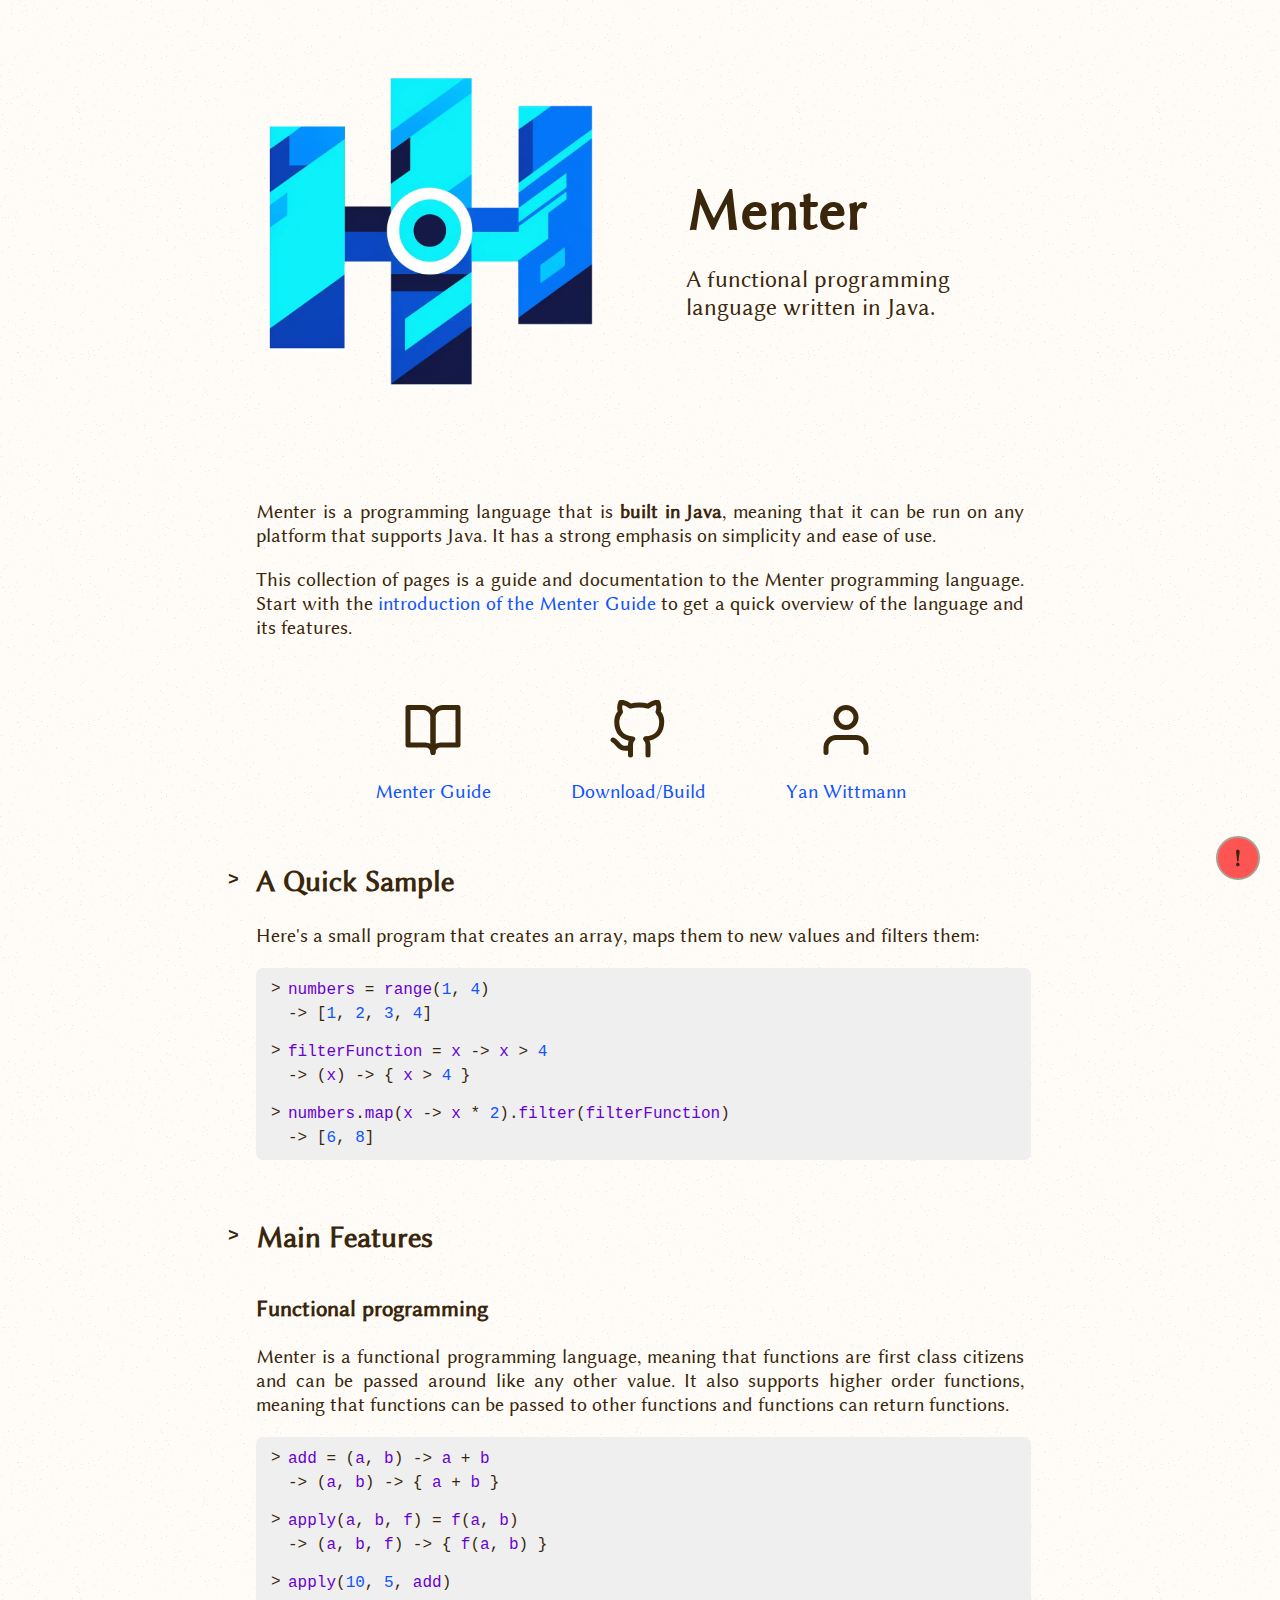
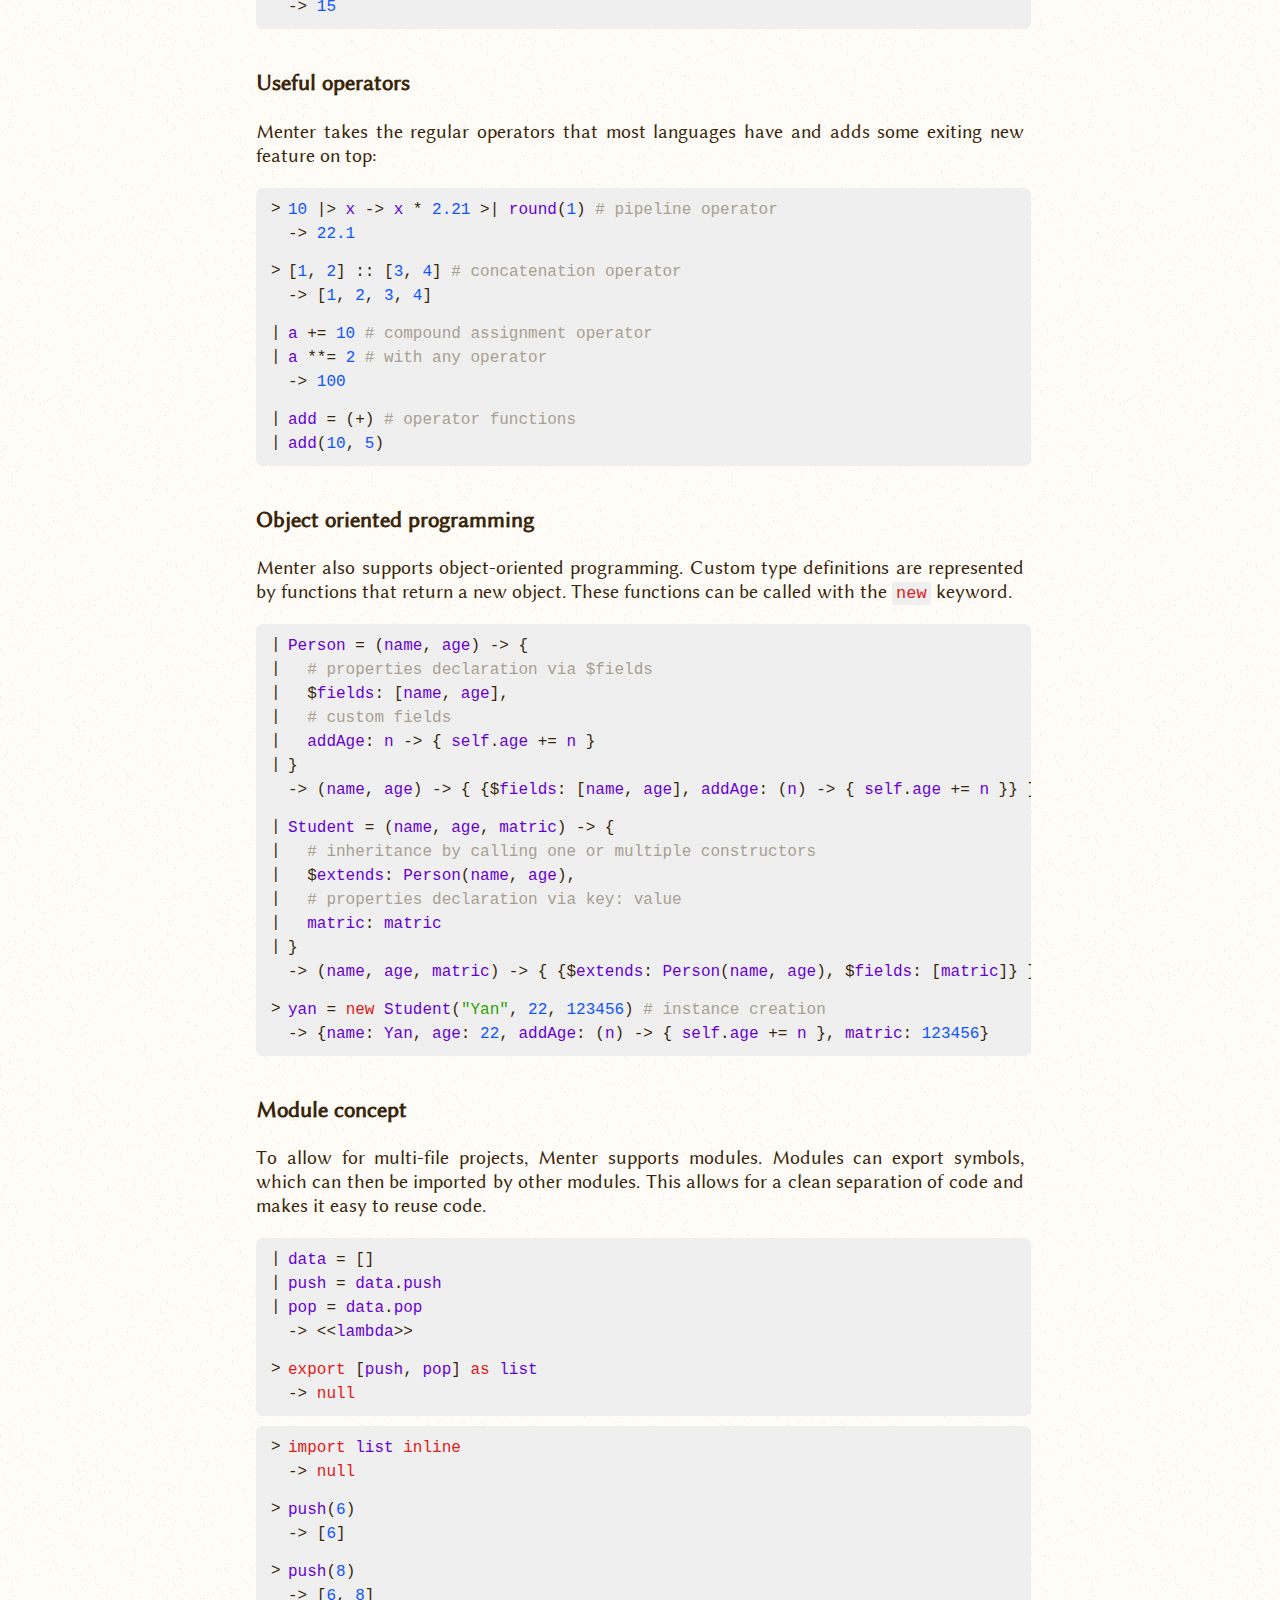
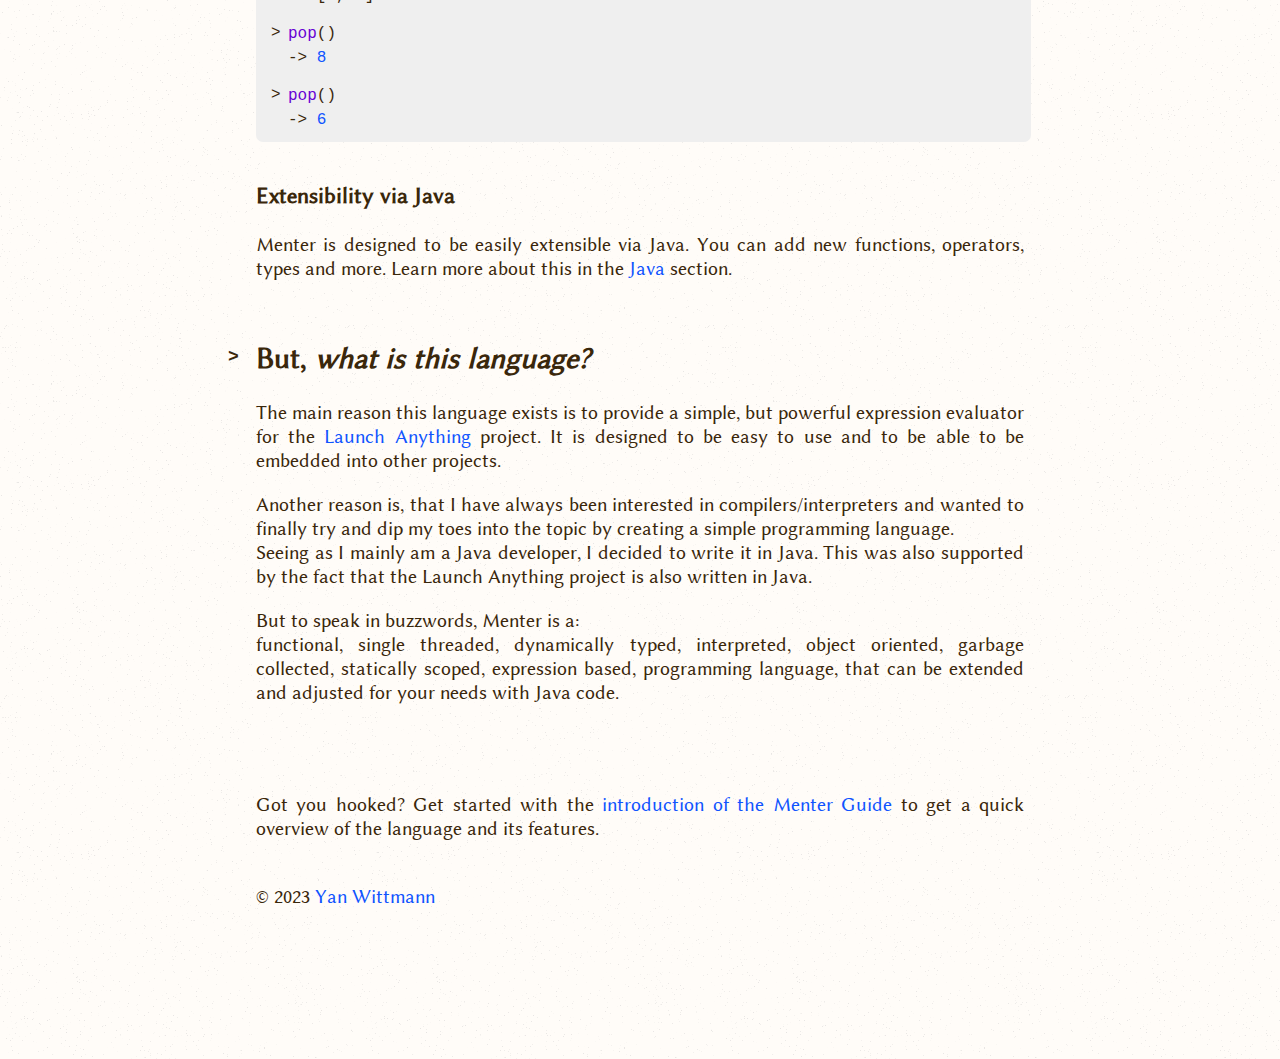
<file: doc/guide/index.html>
<!DOCTYPE html>
<html lang="en">
<head>
    <meta charset="UTF-8">
    <title>Menter Guide</title>

    <meta name="description" content="➔ A functional programming language written in Java.">
    <meta name="keywords" content="menter, programming, language, java, functional, guide, documentation">
    <meta name="author" content="Yan Wittmann">
    <meta name="robots" content="index, follow">
    <meta name="revisit-after" content="1 Month">
    <meta name="language" content="English">

    <meta property="og:title" content="Menter Guide">
    <meta property="og:description" content="➔ A functional programming language written in Java.">
    <meta property="og:image" content="https://yanwittmann.github.io/menter-lang-docs/img/navbar_icon_main_page.webp">
    <meta property="og:url" content="https://yanwittmann.github.io/menter-lang-docs/">
    <meta property="og:type" content="website">
    <meta property="og:site_name" content="Menter Guide">

    <meta name="viewport" content="width=device-width, initial-scale=1.0">

    <link rel="shortcut icon" type="image/x-icon" href="img/favicon.ico?">
    <link rel="icon" type="image/x-icon" href="img/favicon.ico?">

    <link rel="stylesheet" href="css/index.css">
    <link rel="stylesheet" href="css/main-page.css">
    <script src="js/interactive-codeboxes.js" defer></script>
    <script src="js/documentation.js" defer></script>
</head>
<body>

<div class="page-container">
    <div class="segment-center-container">
        <div class="segment-center" id="main-content-container">
            <br><br>
            <div>
                <div class="main-page-hero-header">
                    <img src="img/navbar_icon_main_page.webp" alt="Menter Logo" class="main-page-logo no-default-style">
                    <div>
                        <h1>Menter</h1>
                        <span>A functional programming language written in Java.</span>
                    </div>
                </div>
                <br><br><br>

                <p>
                    Menter is a programming language that is <strong>built in Java</strong>, meaning that it can be run
                    on any platform that supports Java. It has a strong emphasis on simplicity and ease of use.
                </p>
                <p>
                    This collection of pages is a guide and documentation to the Menter programming language. Start
                    with the <a href="introduction.html">introduction of the Menter Guide</a> to get a quick overview of
                    the language and its features.
                </p>

                <span class="main-page-quick-access-container">
                    <a href="introduction.html" class="main-page-quick-access-item">
                        <img src="img/book-open.svg" alt="Introduction" class="no-default-style svg-icon-text-color">
                        <span>Menter Guide</span>
                    </a>
                    <a href="https://github.com/YanWittmann/menter-lang" target="_blank" class="main-page-quick-access-item">
                        <img src="img/github.svg" alt="GitHub" class="no-default-style svg-icon-text-color">
                        <span>Download/Build<span class="hidden"> GitHub</span></span>
                    </a>
                    <a href="https://yanwittmann.de" target="_blank" class="main-page-quick-access-item">
                        <img src="img/user.svg" alt="Yan Wittmann" class="no-default-style svg-icon-text-color">
                        <span>Yan Wittmann</span>
                    </a>
                </span>

                <h2>A Quick Sample</h2>
                <p>
                    Here&#x27;s a small program that creates an array, maps them to new values and filters them:
                </p>
                <div class="codebox-container codebox-fake"
                     initialContent="numbers = range(1, 4);;;filterFunction = x -&gt; x &gt; 4;;;numbers.map(x -&gt; x * 2).filter(filterFunction)"
                     interactive="true" result="[1, 2, 3, 4];;;(x) -&gt; { x &gt; 4 };;;[6, 8]">numbers = range(1,
                    4);;;filterFunction = x -&gt; x &gt; 4;;;numbers.map(x -&gt; x * 2).filter(filterFunction)
                </div>

                <h2>Main Features</h2>

                <h3>Functional programming</h3>
                <p>
                    Menter is a functional programming language, meaning that functions are first class citizens and
                    can be passed around like any other value. It also supports higher order functions, meaning that
                    functions can be passed to other functions and functions can return functions.
                </p>
                <div class="codebox-container codebox-fake"
                     initialContent="add = (a, b) -&gt; a + b;;;apply(a, b, f) = f(a, b);;;apply(10, 5, add)"
                     interactive="true" result="(a, b) -&gt; { a + b };;;(a, b, f) -&gt; { f(a, b) };;;15">add = (a, b)
                    -&gt; a + b;;;apply(a, b, f) = f(a, b);;;apply(10, 5, add)
                </div>

                <h3>Useful operators</h3>
                <p>
                    Menter takes the regular operators that most languages have and adds some exiting new feature on
                    top:
                </p>
                <div class="codebox-container codebox-fake"
                     initialContent="10 |&gt; x -&gt; x * 2.21 &gt;| round(1) # pipeline operator;;;[1, 2] :: [3, 4] # concatenation operator;;;a += 10 # compound assignment operator:NEWLINE:a **= 2 # with any operator;;;add = (+) # operator functions:NEWLINE:add(10, 5)"
                     interactive="true" result="22.1;;;[1, 2, 3, 4];;;100">10 |&gt; x -&gt; x * 2.21 &gt;| round(1) #
                    pipeline operator;;;[1, 2] :: [3, 4] # concatenation operator;;;a += 10 # compound assignment
                    operator
                    a **= 2 # with any operator;;;add = (+) # operator functions
                    add(10, 5)
                </div>

                <h3>Object oriented programming</h3>
                <p>
                    Menter also supports object-oriented programming. Custom type definitions are represented by
                    functions that return a new object. These functions can be called with the <code>new</code>
                    keyword.
                </p>
                <div class="codebox-container codebox-fake"
                     initialContent="Person = (name, age) -&gt; {:NEWLINE:  # properties declaration via $fields:NEWLINE:  $fields: [name, age],:NEWLINE:  # custom fields:NEWLINE:  addAge: n -&gt; { self.age += n }:NEWLINE:};;;Student = (name, age, matric) -&gt; {:NEWLINE:  # inheritance by calling one or multiple constructors:NEWLINE:  $extends: Person(name, age),:NEWLINE:  # properties declaration via key: value:NEWLINE:  matric: matric:NEWLINE:};;;yan = new Student(&quot;Yan&quot;, 22, 123456) # instance creation"
                     interactive="true"
                     result="(name, age) -&gt; { {$fields: [name, age], addAge: (n) -&gt; { self.age += n }} };;;(name, age, matric) -&gt; { {$extends: Person(name, age), $fields: [matric]} };;;{name: Yan, age: 22, addAge: (n) -&gt; { self.age += n }, matric: 123456}">
                    Person = (name, age) -&gt; {
                    # properties declaration via $fields
                    $fields: [name, age],
                    # custom fields
                    addAge: n -&gt; { self.age += n }
                    };;;Student = (name, age, matric) -&gt; {
                    # inheritance by calling one or multiple constructors
                    $extends: Person(name, age),
                    # properties declaration via key: value
                    matric: matric
                    };;;yan = new Student(&quot;Yan&quot;, 22, 123456) # instance creation
                </div>

                <h3>Module concept</h3>
                <p>
                    To allow for multi-file projects, Menter supports modules. Modules can export symbols, which can
                    then be imported by other modules. This allows for a clean separation of code and makes it easy to
                    reuse code.
                </p>
                <div class="codebox-container codebox-fake"
                     initialContent="data = []:NEWLINE:push = data.push:NEWLINE:pop = data.pop;;;export [push, pop] as list"
                     interactive="true" codebox-id="listModule2" result="&lt;&lt;lambda&gt;&gt;;;;null">data = []
                    push = data.push
                    pop = data.pop;;;export [push, pop] as list
                </div>
                <div class="codebox-container codebox-fake"
                     initialContent="import list inline;;;push(6);;;push(8);;;pop();;;pop()" interactive="true"
                     after="listModule2" result="null;;;[6];;;[6, 8];;;8;;;6">import list
                    inline;;;push(6);;;push(8);;;pop();;;pop()
                </div>

                <h3>Extensibility via Java</h3>
                <p>
                    Menter is designed to be easily extensible via Java. You can add new functions, operators, types
                    and more. Learn more about this in the <a href="java.html">Java</a> section.
                </p>

                <h2>But, <i>what is this language?</i></h2>
                <p>
                    The main reason this language exists is to provide a simple, but powerful expression evaluator for
                    the <a href="https://github.com/YanWittmann/launch-anything">Launch Anything</a> project. It is
                    designed to be easy to use and to be able to be embedded into other projects.
                </p>
                <p>
                    Another reason is, that I have always been interested in compilers/interpreters and wanted to
                    finally try and dip my toes into the topic by creating a simple programming language.<br>
                    Seeing as I mainly am a Java developer, I decided to write it in Java. This was also supported by
                    the fact that the Launch Anything project is also written in Java.
                </p>
                <p>
                    But to speak in buzzwords, Menter is a:<br>
                    functional, single threaded, dynamically typed, interpreted, object oriented, garbage collected,
                    statically scoped, expression based, programming language, that can be extended and adjusted for
                    your needs with Java code.
                </p>
                <br><br>

                <p>
                    Got you hooked? Get started with the
                    <a href="introduction.html">introduction of the Menter Guide</a> to get a quick overview of the
                    language and its features.
                </p>

                <br>
                © 2023 <a href="https://yanwittmann.de">Yan Wittmann</a>
            </div>
        </div>

    </div>
</body>
</html>
</file>
<file: doc/guide/css/index.css>
@import url(https://fonts.bunny.net/css?family=amethysta:400);

:root {
    --image-background-base: url('../img/background-image-noise-dark.png');

    --color-background-base: #1b1f29;
    --color-background-base-rgb: 27, 31, 41;
    --color-background-input-codebox: #070c0e;
    --color-background-danger: #2b4667;
    --color-background-red: #b34444;
    --color-border-base: #85827e;
    --color-text-base: #cecbc1;
    --color-text-red: #ff5454;
    --color-text-green: #c0ff90;
    --color-text-blue: #7ea6ff;
    --color-text-yellow: #ffff76;
    --color-text-purple: #d4abff;
    --color-text-pink: #ff8181;
    --color-text-orange: #ff9f4f;
    --color-text-cyan: #91ffff;

    --color-text-link: #7ea6ff;
    --color-text-link-hover: #578aff;

    --color-apple-close-window-fill: #ff5454;
    --color-apple-close-window-fill-hover: #fa3a3a;
}

@media (prefers-color-scheme: light) {
    :root {
        --image-background-base: url('../img/background-image-noise-light.png');

        --color-background-base: #fffcf8;
        --color-background-base-rgb: 255, 252, 248;
        --color-background-input-codebox: #efefef;
        --color-background-danger: #bddaff;
        --color-background-red: #ff5454;
        --color-border-base: #a9a091;
        --color-text-base: #3a270b;
        --color-text-red: #ff5454;
        --color-text-green: #2ba100;
        --color-text-blue: #1054ff;
        --color-text-yellow: #ffff76;
        --color-text-purple: #6700d4;
        --color-text-pink: #e11919;
        --color-text-orange: #ff9f4f;
        --color-text-cyan: #91ffff;

        --color-text-link: #1054ff;
        --color-text-link-hover: #0a3aff;
    }
}

@font-face {
    font-family: 'linux_biolinum_gregular';
    src: url('../fonts/linux-biolinum-g-webfont.woff2') format('woff2'),
    url('../fonts/linux-biolinum-g-webfont.woff') format('woff');
    font-weight: normal;
    font-style: normal;
}

html, body {
    margin: 0;
    padding: 0;
    font-family: linux_biolinum_gregular, 'Amethysta', Arial, Helvetica, sans-serif;
    font-size: 20px;
    color: var(--color-text-base);
    background: var(--color-background-base);
    background-image: var(--image-background-base);
    scroll-behavior: smooth;
    overflow-x: hidden;
}

.page-container {
    display: flex;
    flex-direction: row;
    justify-content: start;
    align-items: start;

    width: 100%;
}

.sidebar {
    display: flex;
    flex-direction: column;
    justify-content: start;
    align-items: center;
    position: fixed;

    width: 250px;
    height: 100vh;
    margin: 0;
    padding: 0;
    background-color: var(--color-background-base);
    border-right: 2px solid var(--color-border-base);

    z-index: 1000;
}

.sidebar-toggle {
    position: fixed;
    top: 0;
    left: 0;
    width: 25px;
    height: 25px;
    fill: var(--color-text-base);
    z-index: 1001;
    padding: 20px;
}

@media (max-width: 767px) {
    .sidebar-toggle {
        width: 20px;
        height: 20px;
    }
}

.sidebar-header {
    display: flex;
    flex-direction: column;
    justify-content: center;
    align-items: center;

    width: 100%;
    height: 100px;
    padding-top: 60px;
    padding-bottom: 30px;

    border-bottom: 2px solid var(--color-border-base);
}

.sidebar-header img {
    width: 120px;
    height: 120px;
    margin-bottom: 10px;
    box-shadow: none;
}

.sidebar-content {
    display: flex;
    flex-direction: column;
    justify-content: start;
    align-items: start;

    width: 100%;
    height: 100%;
    padding-top: 20px;
    padding-left: 40px;

    line-height: 1.5;

    overflow-y: scroll;
    -ms-overflow-style: none; /* IE and Edge */
    scrollbar-width: none; /* Firefox */
}

/* Hide scrollbar for Chrome, Safari and Opera */
.sidebar-content::-webkit-scrollbar {
    display: none;
}

.sidebar-menu-item {
    text-decoration: none;
    color: var(--color-text-base);
    width: 90%;
}

.sidebar-menu-item:hover {
    color: var(--color-text-blue);
}

.sidebar-menu-item.active {
    color: var(--color-text-link-hover);
}

.mobile-only {
    display: none;
}

#main-content-container {
    margin-bottom: 150px;
}

@media (max-width: 767px) {
    .segment-center {
        width: 80vw;
    }

    .mobile-only {
        display: block;
    }
}

@media (min-width: 768px) {
    .segment-center {
        width: 70vw;
    }
}

@media (min-width: 1024px) {
    .segment-center {
        width: 60vw;
    }
}

@media (min-width: 1600px) {
    .segment-center {
        width: min(1000px, 50vw);
    }
}

.segment-center-container {
    display: flex;
    flex-direction: column;
    justify-content: center;
    align-items: center;
    width: 100%;
}

.codebox-container {
    position: relative;

    width: calc(100% - 35px);
    border: 0;
    padding: 10px;
    padding-left: 32px;
    margin: 0;
    margin-bottom: 10px;
    line-height: 1.5;
    color: var(--color-text-base);
    background-color: var(--color-background-input-codebox);
    border-radius: 7px;
    white-space: pre;
    overflow-x: scroll;
    -ms-overflow-style: none; /* IE and Edge */
    scrollbar-width: none; /* Firefox */

    font-family: monospace;
    font-size: 16px;

    transition: box-shadow 0.2s ease-in-out;
}

@media (max-width: 767px) {
    .codebox-container {
        font-size: 14px;
    }
}

.codebox-fake {
    height: 70px;
    color: transparent;
}

/* Hide scrollbar for Chrome, Safari and Opera */
.codebox-container::-webkit-scrollbar {
    display: none;
}

.codebox-container:hover:not(.loading) {
    box-shadow: 0 0 0 2px var(--color-background-input-codebox);
}

.codebox-container input {
    width: 100%;
    height: 24px;
    border: 0;
    padding: 0;
    padding-top: 14px;
    margin: 0;
    font-size: 16px;
    font-family: monospace;
    color: var(--color-text-base);
    background-color: transparent;
    resize: none;
}

.codebox-container input:focus {
    outline: none;
}

.codebox-container .codebox-input-container, .codebox-line {
    position: relative;
}

.codebox-submit-button {
    position: absolute;
    top: 0;
    right: 30px;
    width: 25px;
    height: 25px;
    border: 0;
    padding: 0;
    margin: 0;
    font-size: 16px;
    font-family: monospace;
    color: var(--color-text-base);
    background-color: var(--color-background-input-codebox);
    border-radius: 0 7px 0 0;
    cursor: pointer;
}

.codebox-reset-button {
    position: absolute;
    top: 9px;
    right: 9px;
    width: 13px;
    height: 13px;
    font-size: 16px;
    font-family: monospace;
    border-radius: 50%;
    cursor: pointer;
    border: 0;

    background-color: var(--color-background-input-codebox);
    transition: background-color 0.1s ease-in-out;
    box-shadow: 0 0 2px 2px rgba(255, 114, 114, 0.2);

    display: flex;
    justify-content: center;
    align-items: center;
}

.codebox-container:hover .codebox-reset-button {
    background-color: var(--color-apple-close-window-fill);
}

.codebox-reset-button:hover {
    background-color: var(--color-apple-close-window-fill-hover);
}

.codebox-input-symbol:before {
    content: '>';
    position: absolute;
    left: -17px;
    bottom: -2px;
}

.codebox-input-symbol.multiline:before {
    content: '|';
}

.codebox-padding {
    padding: 0;
    margin: 0;
    height: 14px;
    color: transparent;
    border: 0;
}

.codebox-padding:last-child {
    height: 0;
}

code {
    font-family: monospace;
    background-color: var(--color-background-input-codebox);
    border-radius: 3px;
    padding: 2px 4px;
    font-size: 17px;
}

.sticky-footer-icon {
    position: fixed;
    bottom: 0;
    right: 0;

    width: 20px;
    height: 20px;

    display: flex;
    justify-content: center;
    align-items: center;

    font-weight: bold;
    font-size: 25px;

    background-color: var(--color-background-red);
    border-radius: 50%;
    border: 2px solid var(--color-border-base);
    padding: 10px;
    margin: 20px;
    z-index: 1000;
}

.sticky-footer-icon.level-1 {
    background-color: var(--color-background-danger);
}

.sticky-footer-icon.level-2 {
    background-color: var(--color-background-red);
}

.sticky-footer {
    position: fixed;
    bottom: 0;
    right: 0;
    padding: 15px;
    border-radius: 7px 0 0 0;
    line-height: 26px;
}

ul p, ol p {
    margin: 0;
}

a {
    text-decoration: none;
    color: var(--color-text-link);
}

a.normal-text-color {
    color: var(--color-text-base);
}

a:hover {
    color: var(--color-text-link-hover);
}

img:not(.no-default-style) {
    max-width: 100%;
    border-radius: 7px;
    box-shadow: 2px 2px 2px 1px var(--color-background-input-codebox);
}

h2 {
    margin-top: 60px;
    position: relative;
}

h2::before {
    position: absolute;
    left: -28px;
    top: 6px;

    content: '>';
    font-size: 18px;
    font-family: monospace;
}

h1 + h2 {
    margin-top: 25px;
}

h3 {
    margin-top: 40px;
}

p {
    text-align: justify;
}

blockquote {
    border-left: var(--color-text-base) 3px solid;
    padding-left: 15px;
    margin-left: 30px;
}

.hidden {
    display: none;
}

.clickable {
    cursor: pointer;
}

.italic {
    font-style: italic;
}

.bold {
    font-weight: bold;
}

.underline {
    text-decoration: underline;
}

.strikethrough {
    text-decoration: line-through;
}

.color-text-red {
    color: var(--color-text-red);
}

.color-text-green {
    color: var(--color-text-green);
}

.color-text-blue {
    color: var(--color-text-blue);
}

.color-text-yellow {
    color: var(--color-text-yellow);
}

.color-text-purple {
    color: var(--color-text-purple);
}

.color-text-cyan {
    color: var(--color-text-cyan);
}

.color-text-pink {
    color: var(--color-text-pink);
}

.color-text-orange {
    color: var(--color-text-orange);
}

.color-text-gray {
    color: var(--color-border-base);
}

.color-background-danger {
    background-color: var(--color-background-danger);
}

.fade-in {
    animation: fadeIn ease 0.2s;
    -webkit-animation: fadeIn ease 0.2s;
    -moz-animation: fadeIn ease 0.2s;
    -o-animation: fadeIn ease 0.2s;
    -ms-animation: fadeIn ease 0.2s;
}

@keyframes fadeIn {
    0% {
        opacity: 0;
    }
    100% {
        opacity: 1;
    }
}

.fade-out {
    animation: fadeOut ease 0.2s;
    -webkit-animation: fadeOut ease 0.2s;
    -moz-animation: fadeOut ease 0.2s;
    -o-animation: fadeOut ease 0.2s;
    -ms-animation: fadeOut ease 0.2s;
    animation-fill-mode: forwards;
}

@keyframes fadeOut {
    0% {
        opacity: 1;
    }
    100% {
        opacity: 0;
    }
}

.loading {
    background: linear-gradient(90deg, rgba(170, 170, 170, 0.05) 0%, rgba(130, 130, 130, 0.2) 50%, rgba(170, 170, 170, 0.05) 100%);
    background-size: 200% 100%;
    background-position: 100% 0;
    animation: loading 1s linear infinite;
}

@keyframes loading {
    0% {
        background-position: 100% 0;
    }
    50% {
        background-position: 0 0;
    }
    100% {
        background-position: -100% 0;
    }
}

#fade-fullscreen-in {
    position: fixed;
    top: 0;
    left: 0;
    width: 100%;
    height: 100%;
    background-color: var(--color-background-base);
    z-index: 900;

    animation: fadeInPartially ease 0.2s forwards;
    -webkit-animation: fadeInPartially ease 0.2s forwards;
    -moz-animation: fadeInPartially ease 0.2s forwards;
    -o-animation: fadeInPartially ease 0.2s forwards;
    -ms-animation: fadeInPartially ease 0.2s forwards;
}

@keyframes fadeInPartially {
    0% {
        opacity: 0;
    }
    100% {
        opacity: 0.9;
    }
}

#fade-fullscreen-out {
    position: fixed;
    top: 0;
    left: 0;
    width: 100%;
    height: 100%;
    background-color: var(--color-background-base);
    z-index: 900;

    animation: fadeOutPartially ease 0.2s forwards;
    -webkit-animation: fadeOutPartially ease 0.2s forwards;
    -moz-animation: fadeOutPartially ease 0.2s forwards;
    -o-animation: fadeOutPartially ease 0.2s forwards;
    -ms-animation: fadeOutPartially ease 0.2s forwards;
}

@keyframes fadeOutPartially {
    0% {
        opacity: 0.9;
    }
    100% {
        opacity: 0;
    }
}

.svg-icon-text-color {
    filter: invert(12%) sepia(41%) saturate(2131%) hue-rotate(17deg) brightness(92%) contrast(91%);
}

.svg-icon-text-color-inverted {
    filter: invert(87%) sepia(13%) saturate(141%) hue-rotate(9deg) brightness(93%) contrast(89%);
}

@media (prefers-color-scheme: dark) {
    .svg-icon-text-color {
        filter: invert(87%) sepia(13%) saturate(141%) hue-rotate(9deg) brightness(93%) contrast(89%);
    }

    .svg-icon-text-color-inverted {
        filter: invert(12%) sepia(41%) saturate(2131%) hue-rotate(17deg) brightness(92%) contrast(91%);
    }
}

.hidden {
    display: none;
}
</file>
<file: doc/guide/css/main-page.css>
.main-page-logo {
    width: min(max(50%, 200px), 350px);
}

.main-page-hero-header {
    display: flex;
    flex-direction: row;
    align-items: center;
    justify-content: center;
    height: 40vh;
    gap: 4rem;
}

.main-page-hero-header h1 {
    font-size: 3rem;
    margin-bottom: 1rem;
}

.main-page-hero-header span {
    font-size: 1.2rem;
}

.main-page-quick-access-container {
    display: flex;
    flex-direction: row;
    align-items: center;
    justify-content: center;
    gap: 4rem;
    margin-top: 3rem;
}

.main-page-quick-access-item {
    display: flex;
    flex-direction: column;
    align-items: center;
    justify-content: center;
    gap: 1rem;
    text-align: center;
}

.main-page-quick-access-item img {
    width: 3rem;
    height: 3rem;
}

@media (max-width: 400px) {
    .main-page-quick-access-container {
        flex-direction: column;
        gap: 1rem;
    }
}

@media (max-width: 768px) {
    .main-page-hero-header {
        flex-direction: column;
        height: 40vh;
        gap: 0;
    }

    .main-page-hero-header h1 {
        font-size: 3rem;
    }

    .main-page-hero-header span {
        font-size: 1rem;
    }

    .main-page-quick-access-container {
        gap: 1rem;
    }
}
</file>
